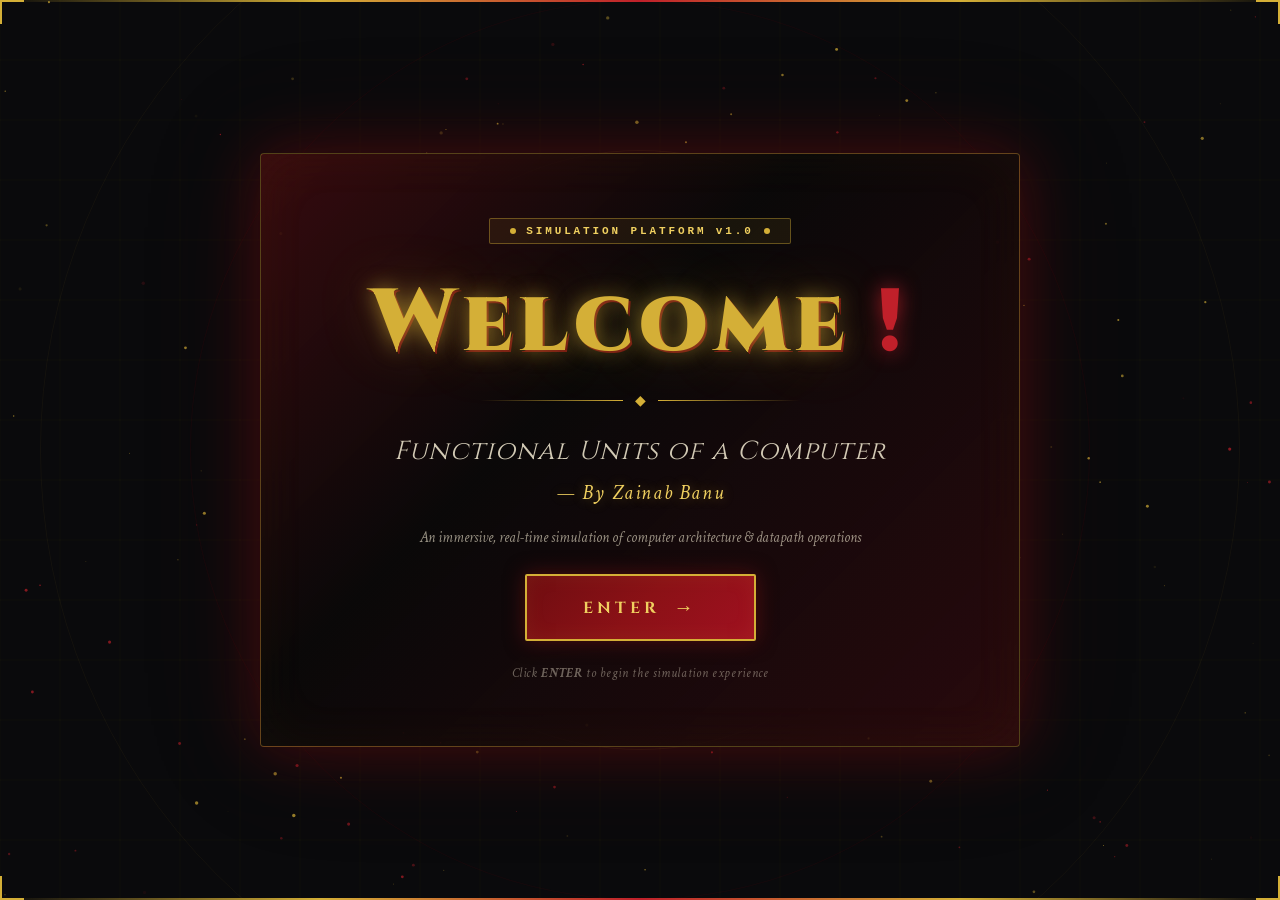
<file: index.html>
<!DOCTYPE html>
<html lang="en">
<head>
  <meta charset="UTF-8" />
  <meta name="viewport" content="width=device-width, initial-scale=1.0" />
  <meta http-equiv="X-Content-Type-Options" content="nosniff" />
  <meta http-equiv="X-Frame-Options" content="SAMEORIGIN" />
  <meta name="description" content="Functional Units of a Computer – Interactive Simulation Platform" />
  <title>Functional Units of a Computer</title>
  <link rel="stylesheet" href="css/welcome.css" />
  <link rel="preconnect" href="https://fonts.googleapis.com" />
  <link href="https://fonts.googleapis.com/css2?family=Cinzel:wght@400;700;900&family=Crimson+Text:ital,wght@0,400;0,600;1,400;1,600&display=swap" rel="stylesheet" />
</head>
<body>

  <!-- Background Music (autoplay on page load, stops on ENTER) -->
  <audio id="bgMusic" loop preload="auto">
    <source src="assets/bgmusic.mp3" type="audio/mpeg" />
  </audio>

  <!-- Particle canvas background -->
  <canvas id="particleCanvas"></canvas>

  <!-- Animated background rings -->
  <div class="bg-rings">
    <div class="ring ring-1"></div>
    <div class="ring ring-2"></div>
    <div class="ring ring-3"></div>
  </div>

  <!-- Welcome container -->
  <div class="welcome-container" id="welcomeContainer">
    <span class="corner corner-tl"></span>
    <span class="corner corner-tr"></span>
    <span class="corner corner-bl"></span>
    <span class="corner corner-br"></span>
    <div class="gold-line-top"></div>

    <div class="welcome-inner">
      <!-- Badge -->
      <div class="badge">
        <span class="badge-dot"></span>
        <span class="badge-text">SIMULATION PLATFORM v1.0</span>
        <span class="badge-dot"></span>
      </div>

      <!-- Main welcome text -->
      <h1 class="welcome-heading">
        <span class="welcome-word">Welcome</span>
        <span class="welcome-exclaim">!</span>
      </h1>

      <!-- Decorative divider -->
      <div class="divider">
        <span class="divider-line"></span>
        <span class="divider-diamond">◆</span>
        <span class="divider-line"></span>
      </div>

      <!-- Topic name -->
      <h2 class="topic-name">
        <em>Functional Units of a Computer</em>
      </h2>

      <!-- Author credit -->
      <p class="author-credit">— By Zainab Banu</p>

      <p class="subtitle">
        <em>An immersive, real-time simulation of computer architecture &amp; datapath operations</em>
      </p>

      <!-- Enter button -->
      <button class="enter-btn" id="enterBtn" onclick="enterSite()" aria-label="Enter the simulation">
        <span class="btn-inner">
          <span class="btn-text">ENTER</span>
          <span class="btn-arrow">→</span>
        </span>
        <span class="btn-glow"></span>
      </button>

      <p class="hint-text">Click <strong>ENTER</strong> to begin the simulation experience</p>
    </div>

    <div class="gold-line-bottom"></div>
  </div>

  <!-- Loading overlay -->
  <div class="loading-overlay" id="loadingOverlay">
    <div class="loader-content">
      <div class="loader-ring"></div>
      <div class="loader-ring loader-ring-2"></div>
      <div class="loader-ring loader-ring-3"></div>
      <p class="loader-text">Initializing Simulation Engine…</p>
      <div class="loader-bar-wrap">
        <div class="loader-bar" id="loaderBar"></div>
      </div>
    </div>
  </div>

  <script src="js/particles.js"></script>
  <script>
    const bgMusic = document.getElementById('bgMusic');

    // Autoplay music — browsers require a user interaction first.
    // We attempt autoplay; if blocked, start on first click anywhere.
    function tryPlay() {
      bgMusic.volume = 0.45;
      bgMusic.play().catch(() => {
        document.addEventListener('click', () => { bgMusic.play(); }, { once: true });
      });
    }
    tryPlay();

    function enterSite() {
      // Stop music when entering main page
      bgMusic.pause();
      bgMusic.currentTime = 0;

      const overlay = document.getElementById('loadingOverlay');
      const bar = document.getElementById('loaderBar');
      overlay.classList.add('active');
      let w = 0;
      const iv = setInterval(() => {
        w += Math.random() * 18 + 4;
        if (w >= 100) {
          w = 100;
          clearInterval(iv);
          setTimeout(() => { window.location.href = 'pages/main.html'; }, 400);
        }
        bar.style.width = w + '%';
      }, 90);
    }

    document.addEventListener('keydown', e => { if (e.key === 'Enter') enterSite(); });
  </script>
</body>
</html>
</file>
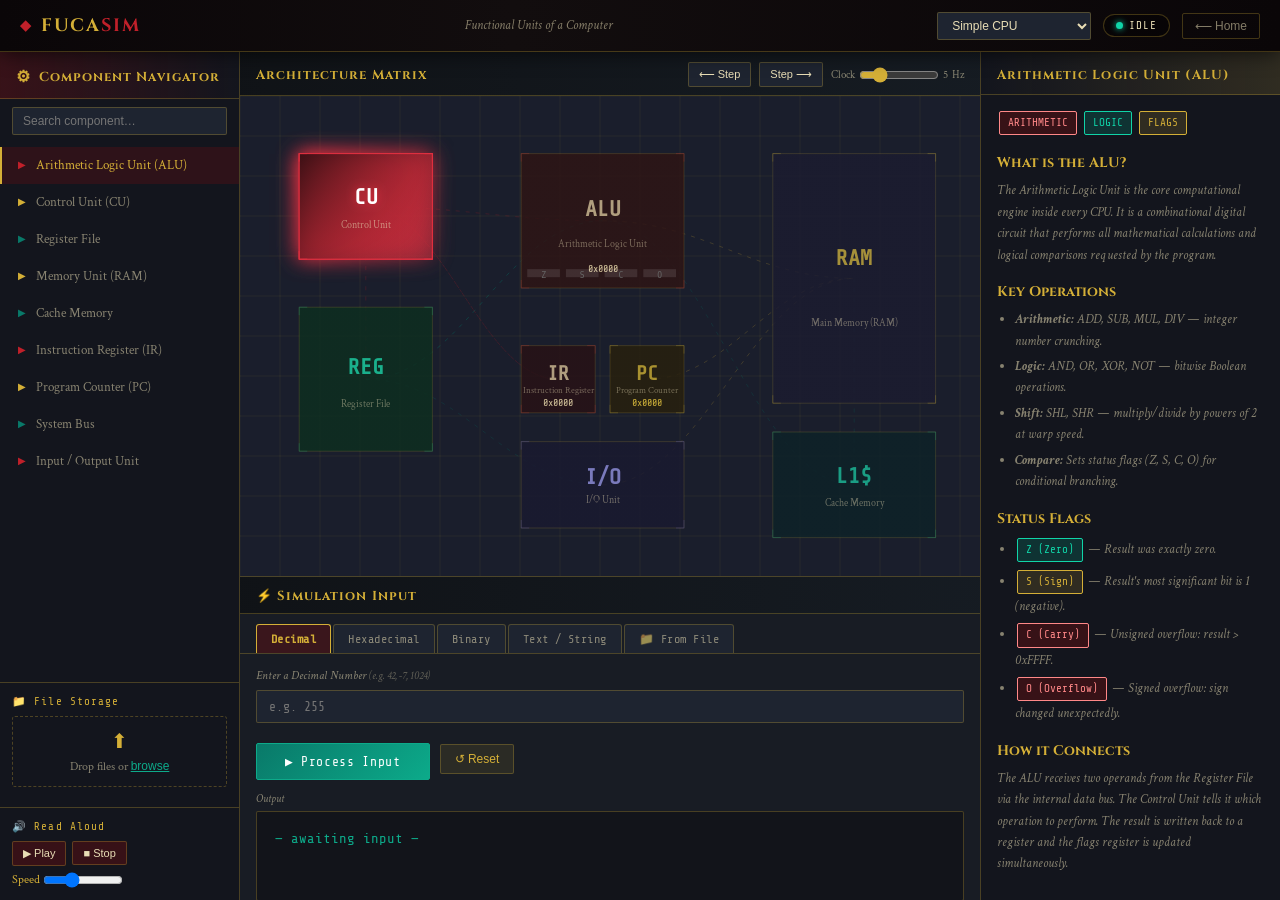
<file: pages/main.html>
<!DOCTYPE html>
<html lang="en">
<head>
  <meta charset="UTF-8" />
  <meta name="viewport" content="width=device-width, initial-scale=1.0" />
  <meta http-equiv="X-Content-Type-Options" content="nosniff" />
  <meta http-equiv="X-Frame-Options" content="SAMEORIGIN" />
  <title>Functional Units of a Computer – Simulator</title>
  <link rel="preconnect" href="https://fonts.googleapis.com" />
  <link href="https://fonts.googleapis.com/css2?family=Cinzel:wght@400;700&family=Crimson+Text:ital,wght@0,400;0,600;1,400&family=Share+Tech+Mono&display=swap" rel="stylesheet" />
  <link rel="stylesheet" href="../css/main.css" />
</head>
<body>

<!-- ══════════════ TOP NAV BAR ══════════════ -->
<nav class="topnav" id="topNav">
  <div class="nav-logo">
    <span class="logo-diamond">◆</span>
    <span class="logo-text">FUCA<span class="logo-accent">SIM</span></span>
  </div>
  <div class="nav-center">
    <span class="nav-title">Functional Units of a Computer</span>
  </div>
  <div class="nav-right">
    <select class="arch-select" id="archSelect" title="Architecture">
      <option value="simple">Simple CPU</option>
      <option value="pipeline">Pipelined CPU</option>
      <option value="cache">Cache-Enabled CPU</option>
    </select>
    <div class="status-pill" id="statusPill">
      <span class="status-dot" id="statusDot"></span>
      <span id="statusText">IDLE</span>
    </div>
    <button class="nav-btn" onclick="window.location.href='../index.html'" title="Back to Welcome">⟵ Home</button>
  </div>
</nav>

<!-- ══════════════ MAIN LAYOUT ══════════════ -->
<div class="main-layout">

  <!-- LEFT SIDEBAR: Component Navigator -->
  <aside class="sidebar" id="sidebar">
    <div class="sidebar-header">
      <span class="sidebar-icon">⚙</span>
      <span>Component Navigator</span>
    </div>
    <div class="sidebar-search">
      <input type="text" placeholder="Search component…" id="compSearch" oninput="filterComponents(this.value)" />
    </div>
    <ul class="comp-list" id="compList">
      <li class="comp-item active" data-comp="alu" onclick="showComponent('alu')">
        <span class="comp-icon" style="color:#C0202A">▶</span>
        <span>Arithmetic Logic Unit (ALU)</span>
      </li>
      <li class="comp-item" data-comp="cu" onclick="showComponent('cu')">
        <span class="comp-icon" style="color:#D4AF37">▶</span>
        <span>Control Unit (CU)</span>
      </li>
      <li class="comp-item" data-comp="registers" onclick="showComponent('registers')">
        <span class="comp-icon" style="color:#097969">▶</span>
        <span>Register File</span>
      </li>
      <li class="comp-item" data-comp="memory" onclick="showComponent('memory')">
        <span class="comp-icon" style="color:#D4AF37">▶</span>
        <span>Memory Unit (RAM)</span>
      </li>
      <li class="comp-item" data-comp="cache" onclick="showComponent('cache')">
        <span class="comp-icon" style="color:#097969">▶</span>
        <span>Cache Memory</span>
      </li>
      <li class="comp-item" data-comp="ir" onclick="showComponent('ir')">
        <span class="comp-icon" style="color:#C0202A">▶</span>
        <span>Instruction Register (IR)</span>
      </li>
      <li class="comp-item" data-comp="pc" onclick="showComponent('pc')">
        <span class="comp-icon" style="color:#D4AF37">▶</span>
        <span>Program Counter (PC)</span>
      </li>
      <li class="comp-item" data-comp="bus" onclick="showComponent('bus')">
        <span class="comp-icon" style="color:#097969">▶</span>
        <span>System Bus</span>
      </li>
      <li class="comp-item" data-comp="io" onclick="showComponent('io')">
        <span class="comp-icon" style="color:#C0202A">▶</span>
        <span>Input / Output Unit</span>
      </li>
    </ul>

    <!-- File Upload -->
    <div class="sidebar-section">
      <div class="section-label">📁 File Storage</div>
      <div class="upload-zone" id="uploadZone" ondragover="handleDragOver(event)" ondrop="handleDrop(event)">
        <input type="file" id="fileInput" multiple style="display:none" onchange="handleFiles(this.files)" />
        <span class="upload-icon">⬆</span>
        <span>Drop files or <button onclick="document.getElementById('fileInput').click()">browse</button></span>
      </div>
      <ul class="file-list" id="fileList"></ul>
    </div>

    <!-- Read Aloud Controls -->
    <div class="sidebar-section">
      <div class="section-label">🔊 Read Aloud</div>
      <div class="tts-controls">
        <button class="tts-btn" id="ttsPlayBtn" onclick="toggleReadAloud()">▶ Play</button>
        <button class="tts-btn" onclick="stopReadAloud()">■ Stop</button>
        <label style="font-size:12px;color:var(--gold)">Speed
          <input type="range" min="0.5" max="2" step="0.1" value="1" id="ttsRate" style="width:80px;vertical-align:middle" />
        </label>
      </div>
    </div>
  </aside>

  <!-- CENTER PANEL -->
  <main class="center-panel">

    <!-- Architecture Canvas Viewport -->
    <section class="canvas-section" id="canvasSection">
      <div class="section-header">
        <h2>Architecture Matrix</h2>
        <div class="canvas-controls">
          <button class="ctrl-btn" id="stepBackBtn" onclick="stepBack()" title="Step backward">⟵ Step</button>
          <button class="ctrl-btn" id="stepFwdBtn" onclick="stepForward()" title="Step forward">Step ⟶</button>
          <label class="speed-label">Clock
            <input type="range" min="1" max="20" value="5" id="clockSlider" oninput="setClockSpeed(this.value)" title="Simulation speed" />
            <span id="clockDisplay">5</span>Hz
          </label>
        </div>
      </div>
      <canvas id="simCanvas" width="900" height="480"></canvas>
      <!-- μ-Op log kept in DOM (hidden) for internal simulator logging only -->
      <div style="display:none" id="microopLog">
        <div class="log-body" id="logBody"></div>
      </div>
    </section>

    <!-- ══ ENHANCED INPUT PANEL ══ -->
    <section class="input-section">
      <div class="section-header"><h2>⚡ Simulation Input</h2></div>

      <!-- Input type tabs -->
      <div class="input-tabs">
        <button class="tab-btn active" onclick="switchTab('decimal', this)">Decimal</button>
        <button class="tab-btn" onclick="switchTab('hex', this)">Hexadecimal</button>
        <button class="tab-btn" onclick="switchTab('binary', this)">Binary</button>
        <button class="tab-btn" onclick="switchTab('text', this)">Text / String</button>
        <button class="tab-btn" onclick="switchTab('file', this)">📁 From File</button>
      </div>

      <!-- Decimal -->
      <div class="tab-panel active" id="tab-decimal">
        <div class="input-row">
          <div class="input-block">
            <label>Enter a Decimal Number <em>(e.g. 42, -7, 1024)</em></label>
            <input type="number" id="inp-decimal" placeholder="e.g. 255" class="sim-input" />
          </div>
        </div>
      </div>

      <!-- Hex -->
      <div class="tab-panel" id="tab-hex">
        <div class="input-row">
          <div class="input-block">
            <label>Enter a Hexadecimal Value <em>(e.g. 0xFF, 1A3C, DEAD)</em></label>
            <input type="text" id="inp-hex" placeholder="e.g. 0xFF or FF" class="sim-input" />
          </div>
        </div>
      </div>

      <!-- Binary -->
      <div class="tab-panel" id="tab-binary">
        <div class="input-row">
          <div class="input-block">
            <label>Enter a Binary Number <em>(e.g. 1010, 11001100)</em></label>
            <input type="text" id="inp-binary" placeholder="e.g. 10110101" class="sim-input" pattern="[01]+" />
          </div>
        </div>
      </div>

      <!-- Text -->
      <div class="tab-panel" id="tab-text">
        <div class="input-row">
          <div class="input-block">
            <label>Enter Text or a String <em>(converted to ASCII bytes)</em></label>
            <input type="text" id="inp-text" placeholder="e.g. Hello World" class="sim-input" />
          </div>
        </div>
      </div>

      <!-- File picker -->
      <div class="tab-panel" id="tab-file">
        <div class="input-row">
          <div class="input-block">
            <label>Select a File from Your Device <em>(any file type — stored in simulated memory)</em></label>
            <div class="file-pick-zone">
              <input type="file" id="inp-file" style="display:none" onchange="handleInputFile(this.files[0])" />
              <button class="file-pick-btn" onclick="document.getElementById('inp-file').click()">
                📂 Browse Files…
              </button>
              <span class="file-pick-info" id="filePickInfo">No file selected</span>
            </div>
            <!-- Stored files quick-search -->
            <div class="stored-search-wrap">
              <label style="margin-top:10px;display:block">Or search from already-uploaded files:</label>
              <input type="text" id="storedFileSearch" placeholder="Type filename to search…" class="sim-input" oninput="searchStoredFiles(this.value)" />
              <ul class="stored-results" id="storedResults"></ul>
            </div>
          </div>
        </div>
      </div>

      <!-- Process button + output — shared across all tabs -->
      <div class="input-process-row">
        <button class="run-btn big-run" onclick="processInput()">▶ Process Input</button>
        <button class="reset-btn" onclick="resetSim()">↺ Reset</button>
      </div>

      <!-- Output area -->
      <div class="output-wrap">
        <div class="output-label">Output</div>
        <div class="output-display" id="outputDisplay">— awaiting input —</div>
        <div class="output-conversions" id="outputConversions"></div>
        <!-- Rich media preview area -->
        <div class="media-preview" id="mediaPreview"></div>
      </div>
    </section>

  </main>

  <!-- RIGHT PANEL: Detail Info -->
  <aside class="detail-panel" id="detailPanel">
    <div class="detail-header" id="detailTitle">Select a Component</div>
    <div class="detail-body" id="detailBody">
      <p class="detail-hint"><em>Click any component in the sidebar or on the canvas to view its detailed explanation here.</em></p>
    </div>
  </aside>

</div>

<!-- Component Detail Modal -->
<div class="modal-overlay" id="compModal" onclick="closeCompModal()">
  <div class="modal-box large" onclick="event.stopPropagation()">
    <div class="modal-header" id="compModalTitle">Component Detail <button onclick="closeCompModal()" class="modal-close">✕</button></div>
    <div class="modal-body" id="compModalBody"></div>
  </div>
</div>

<script src="../js/storage.js"></script>
<script src="../js/simulator.js"></script>
<script src="../js/canvas-renderer.js"></script>
<script src="../js/component-data.js"></script>
<script src="../js/main.js"></script>
</body>
</html>
</file>
<file: css/welcome.css>
/* ============================================================
   WELCOME PAGE – Deep Red & Gold Glassmorphic Theme
   ============================================================ */

*, *::before, *::after { box-sizing: border-box; margin: 0; padding: 0; }

:root {
  --gold:       #D4AF37;
  --gold-light: #F0D060;
  --gold-dark:  #A07820;
  --red:        #6F0D11;
  --red-mid:    #8B1116;
  --red-bright: #C0202A;
  --charcoal:   #0A0A0C;
  --charcoal2:  #120D0E;
  --text-light: #F5ECD4;
}

html, body {
  height: 100%;
  overflow: hidden;
  font-family: 'Crimson Text', 'Times New Roman', serif;
  background: var(--charcoal);
  color: var(--text-light);
}

/* ---- Particle Canvas ---- */
#particleCanvas {
  position: fixed;
  inset: 0;
  z-index: 0;
  pointer-events: none;
}

/* ---- Background Rings ---- */
.bg-rings { position: fixed; inset: 0; z-index: 1; pointer-events: none; display: flex; align-items: center; justify-content: center; }
.ring {
  position: absolute;
  border-radius: 50%;
  border: 1px solid;
  animation: ringPulse 6s ease-in-out infinite;
}
.ring-1 { width: 600px; height: 600px; border-color: rgba(212,175,55,0.08); animation-delay: 0s; }
.ring-2 { width: 900px; height: 900px; border-color: rgba(111,13,17,0.12); animation-delay: 2s; }
.ring-3 { width: 1200px; height: 1200px; border-color: rgba(212,175,55,0.05); animation-delay: 4s; }
@keyframes ringPulse { 0%,100%{transform:scale(1);opacity:1} 50%{transform:scale(1.04);opacity:0.5} }

/* ---- Welcome Container ---- */
.welcome-container {
  position: relative;
  z-index: 10;
  min-height: 100vh;
  display: flex;
  flex-direction: column;
  align-items: center;
  justify-content: center;
  padding: 40px 20px;
}

/* Glass card */
.welcome-inner {
  background: linear-gradient(135deg,
    rgba(111,13,17,0.45) 0%,
    rgba(10,8,8,0.80) 40%,
    rgba(80,10,14,0.45) 100%);
  backdrop-filter: blur(24px) saturate(1.4);
  -webkit-backdrop-filter: blur(24px) saturate(1.4);
  border: 1px solid rgba(212,175,55,0.35);
  border-radius: 4px;
  padding: 64px 80px;
  max-width: 760px;
  width: 100%;
  text-align: center;
  box-shadow:
    0 0 60px rgba(111,13,17,0.5),
    0 0 120px rgba(111,13,17,0.2),
    inset 0 0 60px rgba(212,175,55,0.04);
  animation: cardFadeIn 1.2s ease forwards;
}
@keyframes cardFadeIn { from{opacity:0;transform:translateY(30px)} to{opacity:1;transform:translateY(0)} }

/* Corner ornaments */
.corner {
  position: absolute;
  width: 24px; height: 24px;
  border-color: var(--gold);
  border-style: solid;
}
.corner-tl { top: 0; left: 0; border-width: 2px 0 0 2px; }
.corner-tr { top: 0; right: 0; border-width: 2px 2px 0 0; }
.corner-bl { bottom: 0; left: 0; border-width: 0 0 2px 2px; }
.corner-br { bottom: 0; right: 0; border-width: 0 2px 2px 0; }

/* Gold accent lines */
.gold-line-top, .gold-line-bottom {
  position: absolute;
  left: 0; right: 0;
  height: 2px;
  background: linear-gradient(90deg, transparent, var(--gold), var(--red-bright), var(--gold), transparent);
  animation: lineSweep 3s ease-in-out infinite;
}
.gold-line-top { top: 0; }
.gold-line-bottom { bottom: 0; }
@keyframes lineSweep { 0%,100%{opacity:0.4} 50%{opacity:1} }

/* Badge */
.badge {
  display: inline-flex;
  align-items: center;
  gap: 10px;
  padding: 6px 20px;
  border: 1px solid rgba(212,175,55,0.4);
  border-radius: 2px;
  margin-bottom: 36px;
  background: rgba(212,175,55,0.08);
  letter-spacing: 0.18em;
}
.badge-text { font-size: 11px; color: var(--gold-light); font-family: 'Courier New', monospace; font-weight: 600; }
.badge-dot { width: 6px; height: 6px; background: var(--gold); border-radius: 50%; animation: dotBlink 1.5s ease infinite; }
@keyframes dotBlink { 0%,100%{opacity:1} 50%{opacity:0.2} }

/* Welcome heading */
.welcome-heading {
  font-family: 'Cinzel', 'Times New Roman', serif;
  font-size: clamp(52px, 8vw, 88px);
  font-weight: 900;
  line-height: 1.0;
  letter-spacing: 0.06em;
  color: var(--gold);
  text-shadow:
    0 0 20px rgba(212,175,55,0.6),
    0 0 60px rgba(212,175,55,0.3),
    2px 2px 0 var(--red);
  animation: textGlow 3s ease-in-out infinite;
}
.welcome-exclaim {
  color: var(--red-bright);
  text-shadow: 0 0 20px rgba(192,32,42,0.8);
}
@keyframes textGlow {
  0%,100%{ text-shadow: 0 0 20px rgba(212,175,55,0.6), 0 0 60px rgba(212,175,55,0.3), 2px 2px 0 var(--red); }
  50%{ text-shadow: 0 0 40px rgba(212,175,55,0.9), 0 0 100px rgba(212,175,55,0.5), 2px 2px 0 var(--red); }
}

/* Divider */
.divider {
  display: flex; align-items: center; gap: 12px;
  margin: 24px auto;
  width: 320px;
}
.divider-line { flex: 1; height: 1px; background: linear-gradient(90deg, transparent, var(--gold)); }
.divider-line:last-child { background: linear-gradient(90deg, var(--gold), transparent); }
.divider-diamond { color: var(--gold); font-size: 14px; }

/* Topic name */
.topic-name {
  font-family: 'Cinzel', 'Times New Roman', serif;
  font-size: clamp(18px, 3vw, 26px);
  font-weight: 400;
  color: var(--text-light);
  letter-spacing: 0.04em;
  margin-bottom: 10px;
  line-height: 1.4;
}
.topic-name em {
  font-style: italic;
  color: rgba(245,236,212,0.85);
}

/* Author credit */
.author-credit {
  font-family: 'Crimson Text', 'Times New Roman', serif;
  font-size: 20px;
  font-style: italic;
  color: var(--gold-light);
  letter-spacing: 0.08em;
  margin-bottom: 20px;
  text-shadow: 0 0 12px rgba(212,175,55,0.4);
  animation: textGlow 3s ease-in-out infinite;
}

/* Subtitle */
.subtitle {
  font-size: 15px;
  color: rgba(245,236,212,0.6);
  line-height: 1.6;
  margin-bottom: 24px;
  font-style: italic;
}

/* Music toggle */
.music-toggle {
  display: inline-flex;
  align-items: center;
  gap: 6px;
  padding: 6px 16px;
  background: rgba(212,175,55,0.08);
  border: 1px solid rgba(212,175,55,0.3);
  border-radius: 20px;
  color: rgba(245,236,212,0.6);
  font-size: 12px;
  cursor: pointer;
  margin-bottom: 20px;
  transition: all 0.2s;
  letter-spacing: 0.05em;
}
.music-toggle:hover { background: rgba(212,175,55,0.15); color: var(--gold-light); border-color: var(--gold); }

/* Enter button */
.enter-btn {
  position: relative;
  display: inline-flex;
  align-items: center;
  justify-content: center;
  padding: 0;
  border: none;
  background: none;
  cursor: pointer;
  outline: none;
  margin-bottom: 24px;
}
.btn-inner {
  display: inline-flex;
  align-items: center;
  gap: 14px;
  padding: 18px 56px;
  background: linear-gradient(135deg, var(--red) 0%, var(--red-mid) 50%, #A01020 100%);
  border: 2px solid var(--gold);
  border-radius: 2px;
  color: var(--gold-light);
  font-family: 'Cinzel', serif;
  font-size: 16px;
  font-weight: 700;
  letter-spacing: 0.25em;
  transition: all 0.3s ease;
  position: relative;
  z-index: 1;
  box-shadow: 0 0 20px rgba(111,13,17,0.6), inset 0 0 20px rgba(212,175,55,0.08);
}
.btn-arrow { font-size: 20px; transition: transform 0.3s ease; }
.btn-glow {
  position: absolute; inset: -2px; border-radius: 2px;
  background: radial-gradient(ellipse, rgba(212,175,55,0.3), transparent 70%);
  opacity: 0; transition: opacity 0.3s ease;
}
.enter-btn:hover .btn-inner {
  background: linear-gradient(135deg, var(--red-mid) 0%, var(--red-bright) 50%, var(--red-mid) 100%);
  box-shadow: 0 0 40px rgba(192,32,42,0.6), 0 0 80px rgba(212,175,55,0.2), inset 0 0 30px rgba(212,175,55,0.1);
  color: #fff; transform: scale(1.03);
}
.enter-btn:hover .btn-arrow { transform: translateX(6px); }
.enter-btn:hover .btn-glow { opacity: 1; }
.enter-btn:active .btn-inner { transform: scale(0.98); }

/* Hint */
.hint-text { font-size: 13px; color: rgba(245,236,212,0.4); font-style: italic; letter-spacing: 0.05em; }

/* ---- Loading Overlay ---- */
.loading-overlay {
  position: fixed; inset: 0; background: var(--charcoal); z-index: 1000;
  display: flex; align-items: center; justify-content: center;
  opacity: 0; pointer-events: none; transition: opacity 0.4s ease;
}
.loading-overlay.active { opacity: 1; pointer-events: all; }
.loader-content { text-align: center; position: relative; }
.loader-ring {
  width: 80px; height: 80px; border: 2px solid transparent;
  border-top-color: var(--gold); border-radius: 50%;
  margin: 0 auto 20px; animation: spin 1s linear infinite;
}
.loader-ring-2 {
  position: absolute; top: -10px; left: 50%; transform: translateX(-50%);
  width: 100px; height: 100px; border-top-color: var(--red-bright);
  animation-duration: 1.5s; animation-direction: reverse;
}
.loader-ring-3 {
  position: absolute; top: -20px; left: 50%; transform: translateX(-50%);
  width: 120px; height: 120px; border-top-color: rgba(212,175,55,0.3);
  animation-duration: 2s;
}
@keyframes spin { to{transform:rotate(360deg)} }
.loader-text {
  font-family: 'Courier New', monospace; font-size: 14px; color: var(--gold);
  letter-spacing: 0.1em; margin-top: 24px; margin-bottom: 20px;
  animation: textFade 1s ease infinite;
}
@keyframes textFade { 0%,100%{opacity:1} 50%{opacity:0.4} }
.loader-bar-wrap {
  width: 280px; height: 2px; background: rgba(255,255,255,0.1);
  border-radius: 1px; margin: 0 auto; overflow: hidden;
}
.loader-bar {
  height: 100%; width: 0%;
  background: linear-gradient(90deg, var(--red-bright), var(--gold));
  transition: width 0.09s ease; box-shadow: 0 0 8px var(--gold);
}

/* Responsive */
@media (max-width: 600px) {
  .welcome-inner { padding: 40px 24px; }
  .divider { width: 220px; }
}
</file>
<file: css/main.css>
/* ============================================================
   MAIN SIMULATOR PAGE – Obsidian/Gold/Red/Emerald Theme
   ============================================================ */
*, *::before, *::after { box-sizing: border-box; margin: 0; padding: 0; }

:root {
  --gold:       #D4AF37;
  --gold-dim:   rgba(212,175,55,0.15);
  --gold-glow:  rgba(212,175,55,0.5);
  --red:        #6F0D11;
  --red-mid:    #8B1116;
  --red-bright: #C0202A;
  --red-dim:    rgba(111,13,17,0.4);
  --green:      #097969;
  --green-mid:  #0DAA8A;
  --green-bright:#10D4A8;
  --green-dim:  rgba(9,121,105,0.3);
  --charcoal:   #12141A;
  --charcoal2:  #181C24;
  --charcoal3:  #1E2430;
  --panel:      rgba(20,22,30,0.95);
  --border:     rgba(212,175,55,0.28);
  --text:       #E8DDB5;
  --text-dim:   rgba(232,221,181,0.55);
  --mono:       'Share Tech Mono', 'Courier New', monospace;
  --serif:      'Cinzel', 'Times New Roman', serif;
  --serifI:     'Crimson Text', 'Times New Roman', serif;
}

html, body {
  height: 100%;
  overflow: hidden;
  background: var(--charcoal);
  color: var(--text);
  font-family: var(--serifI);
  font-size: 14px;
}

/* ══════ TOP NAV ══════ */
.topnav {
  height: 52px;
  display: flex;
  align-items: center;
  padding: 0 20px;
  background: linear-gradient(90deg, #0A0608 0%, #120D0E 40%, #0A0608 100%);
  border-bottom: 1px solid var(--border);
  gap: 16px;
  position: relative;
  z-index: 100;
  box-shadow: 0 2px 20px rgba(0,0,0,0.6);
}
.nav-logo {
  display: flex; align-items: center; gap: 8px;
  font-family: var(--serif); font-size: 18px; font-weight: 700;
  color: var(--gold); letter-spacing: 0.1em; flex-shrink: 0;
}
.logo-diamond { color: var(--red-bright); font-size: 14px; }
.logo-accent { color: var(--red-bright); }
.nav-center { flex: 1; text-align: center; font-family: var(--serifI); font-style: italic; font-size: 13px; color: var(--text-dim); }
.nav-right { display: flex; align-items: center; gap: 12px; flex-shrink: 0; }
.arch-select {
  background: var(--charcoal3);
  border: 1px solid var(--border);
  color: var(--text);
  padding: 5px 10px;
  border-radius: 2px;
  font-size: 12px;
  cursor: pointer;
  outline: none;
}
.status-pill {
  display: flex; align-items: center; gap: 6px;
  padding: 4px 12px;
  border: 1px solid var(--border);
  border-radius: 20px;
  font-size: 11px;
  font-family: var(--mono);
  letter-spacing: 0.08em;
  background: rgba(0,0,0,0.3);
}
.status-dot {
  width: 7px; height: 7px; border-radius: 50%;
  background: var(--green-bright);
  box-shadow: 0 0 6px var(--green-bright);
  animation: dotPulse 2s ease infinite;
}
@keyframes dotPulse { 0%,100%{opacity:1} 50%{opacity:0.3} }
.nav-btn {
  background: none; border: 1px solid var(--border); color: var(--text-dim);
  padding: 5px 12px; border-radius: 2px; cursor: pointer; font-size: 12px;
  transition: all 0.2s;
}
.nav-btn:hover { border-color: var(--gold); color: var(--gold); }

/* ══════ MAIN LAYOUT ══════ */
.main-layout {
  display: grid;
  grid-template-columns: 240px 1fr 300px;
  height: calc(100vh - 52px);
  overflow: hidden;
}

/* ══════ SIDEBAR ══════ */
.sidebar {
  background: var(--panel);
  border-right: 1px solid var(--border);
  display: flex;
  flex-direction: column;
  overflow-y: auto;
  scrollbar-width: thin;
  scrollbar-color: var(--border) transparent;
}
.sidebar-header {
  display: flex; align-items: center; gap: 8px;
  padding: 14px 16px 10px;
  font-family: var(--serif); font-size: 13px; font-weight: 700;
  color: var(--gold); letter-spacing: 0.08em;
  border-bottom: 1px solid var(--border);
  background: linear-gradient(90deg, var(--red-dim), transparent);
}
.sidebar-icon { font-size: 16px; }
.sidebar-search { padding: 8px 12px; }
.sidebar-search input {
  width: 100%;
  background: var(--charcoal3);
  border: 1px solid var(--border);
  color: var(--text);
  padding: 6px 10px;
  border-radius: 2px;
  font-size: 12px;
  outline: none;
}
.sidebar-search input:focus { border-color: var(--gold); }

.comp-list { list-style: none; padding: 4px 0; flex: 1; }
.comp-item {
  display: flex; align-items: center; gap: 10px;
  padding: 10px 16px;
  cursor: pointer;
  font-size: 13px;
  border-left: 2px solid transparent;
  transition: all 0.2s ease;
  color: var(--text-dim);
}
.comp-item:hover { background: rgba(212,175,55,0.07); color: var(--text); border-left-color: var(--gold); }
.comp-item.active { background: rgba(111,13,17,0.3); color: var(--gold); border-left-color: var(--gold); }
.comp-icon { font-size: 10px; flex-shrink: 0; }

.sidebar-section { padding: 12px; border-top: 1px solid var(--border); }
.section-label { font-size: 11px; color: var(--gold); letter-spacing: 0.1em; margin-bottom: 8px; font-family: var(--mono); }

/* Upload Zone */
.upload-zone {
  border: 1px dashed rgba(212,175,55,0.3);
  border-radius: 3px; padding: 12px;
  text-align: center; font-size: 12px; color: var(--text-dim);
  cursor: pointer; transition: all 0.2s;
}
.upload-zone:hover { border-color: var(--gold); background: var(--gold-dim); }
.upload-zone button { background: none; border: none; color: var(--green-mid); cursor: pointer; text-decoration: underline; font-size: 12px; }
.upload-icon { display: block; font-size: 20px; margin-bottom: 4px; color: var(--gold); }
.file-list { list-style: none; margin-top: 8px; }
.file-list li {
  padding: 4px 8px; font-size: 11px; color: var(--green-mid);
  font-family: var(--mono); border-bottom: 1px solid rgba(255,255,255,0.03);
  display: flex; justify-content: space-between; align-items: center;
}
.file-remove { cursor: pointer; color: var(--red-bright); font-size: 14px; }

/* TTS Controls */
.tts-controls { display: flex; flex-wrap: wrap; gap: 6px; align-items: center; }
.tts-btn {
  background: var(--red-dim); border: 1px solid var(--border);
  color: var(--text); padding: 5px 10px; border-radius: 2px;
  cursor: pointer; font-size: 11px; transition: all 0.2s;
}
.tts-btn:hover { background: var(--red-mid); border-color: var(--gold); }

/* ══════ CENTER PANEL ══════ */
.center-panel {
  overflow-y: auto;
  scrollbar-width: thin;
  scrollbar-color: var(--border) transparent;
  display: flex;
  flex-direction: column;
  gap: 0;
}

/* Section common */
section {
  border-bottom: 1px solid var(--border);
  background: var(--charcoal2);
}
.section-header {
  display: flex; align-items: center; justify-content: space-between;
  padding: 10px 16px 8px;
  background: linear-gradient(90deg, rgba(16,18,22,0.98), rgba(22,27,34,0.98));
  border-bottom: 1px solid var(--border);
}
.section-header h2 {
  font-family: var(--serif); font-size: 13px; font-weight: 700;
  color: var(--gold); letter-spacing: 0.08em;
}

/* Canvas Section */
.canvas-section { position: relative; }
#simCanvas {
  display: block; width: 100%; max-height: 480px;
  background: #1A1E2C;
  cursor: crosshair;
}
.canvas-controls {
  display: flex; align-items: center; gap: 8px; flex-wrap: wrap;
}
.ctrl-btn {
  background: var(--charcoal3); border: 1px solid var(--border);
  color: var(--text); padding: 5px 10px; border-radius: 2px;
  cursor: pointer; font-size: 11px; transition: all 0.2s; white-space: nowrap;
}
.ctrl-btn:hover { border-color: var(--gold); color: var(--gold); }
.speed-label {
  font-size: 11px; color: var(--text-dim); display: flex; align-items: center; gap: 4px;
}
.speed-label input[type=range] { accent-color: var(--gold); width: 80px; }

/* Microop Log */
.microop-log {
  position: absolute; bottom: 0; right: 0;
  width: 280px; max-height: 180px;
  background: rgba(6,7,8,0.95);
  border: 1px solid var(--border);
  border-bottom: none; border-right: none;
  font-family: var(--mono); font-size: 11px;
  backdrop-filter: blur(8px);
}
.log-header {
  padding: 5px 10px; color: var(--gold); font-size: 11px;
  border-bottom: 1px solid var(--border); letter-spacing: 0.08em;
}
.log-body {
  max-height: 140px; overflow-y: auto; padding: 4px 10px;
  scrollbar-width: thin; scrollbar-color: var(--border) transparent;
}
.log-entry { padding: 2px 0; color: var(--green-mid); border-bottom: 1px solid rgba(255,255,255,0.03); }
.log-entry.ctrl { color: var(--red-bright); }
.log-entry.addr { color: var(--gold); }

/* Input Section */
.input-section { padding: 0; }

/* Input Tabs */
.input-tabs {
  display: flex; gap: 2px; padding: 10px 16px 0;
  border-bottom: 1px solid var(--border);
  flex-wrap: wrap;
}
.tab-btn {
  background: var(--charcoal3); border: 1px solid var(--border);
  border-bottom: none; color: var(--text-dim);
  padding: 7px 14px; border-radius: 3px 3px 0 0;
  cursor: pointer; font-size: 12px; font-family: var(--mono);
  transition: all 0.2s; letter-spacing: 0.04em;
}
.tab-btn:hover { color: var(--gold); border-color: var(--gold); }
.tab-btn.active {
  background: var(--red-dim); border-color: var(--gold);
  color: var(--gold); font-weight: bold;
}

/* Tab Panels */
.tab-panel { display: none; padding: 14px 16px 4px; }
.tab-panel.active { display: block; }

.input-row { display: flex; gap: 12px; flex-wrap: wrap; }
.input-block { flex: 1; min-width: 200px; }
.input-block label {
  display: block; font-size: 12px; color: var(--text-dim);
  margin-bottom: 7px; font-style: italic;
}
.input-block label em { color: rgba(232,221,181,0.35); font-size: 11px; }

.sim-input {
  width: 100%; background: var(--charcoal3);
  border: 1px solid var(--border); color: var(--text);
  padding: 8px 12px; border-radius: 2px; font-size: 13px;
  font-family: var(--mono); outline: none; transition: border-color 0.2s;
}
.sim-input:focus { border-color: var(--green-mid); box-shadow: 0 0 8px var(--green-dim); }

/* File picker */
.file-pick-zone {
  display: flex; align-items: center; gap: 12px;
  margin-bottom: 10px;
}
.file-pick-btn {
  background: linear-gradient(135deg, var(--red-dim), rgba(111,13,17,0.6));
  border: 1px solid var(--border); color: var(--gold);
  padding: 9px 18px; border-radius: 2px; cursor: pointer;
  font-size: 13px; font-family: var(--mono); white-space: nowrap;
  transition: all 0.2s;
}
.file-pick-btn:hover { border-color: var(--gold); box-shadow: 0 0 10px var(--gold-glow); }
.file-pick-info {
  font-size: 12px; color: var(--green-mid); font-family: var(--mono);
  font-style: italic;
}

/* Stored file search */
.stored-search-wrap { margin-top: 6px; }
.stored-results {
  list-style: none; margin-top: 6px; max-height: 100px; overflow-y: auto;
}
.stored-results li {
  padding: 5px 10px; font-size: 12px; font-family: var(--mono);
  color: var(--gold); background: var(--charcoal3);
  border: 1px solid var(--border); border-top: none;
  cursor: pointer; transition: background 0.15s;
  display: flex; align-items: center; justify-content: space-between; gap: 8px;
}
.stored-results li:hover { background: var(--red-dim); color: #fff; }
.stored-results li:first-child { border-top: 1px solid var(--border); border-radius: 2px 2px 0 0; }
.file-del-btn {
  background: none; border: 1px solid var(--red-mid); color: var(--red-bright);
  border-radius: 2px; padding: 1px 7px; cursor: pointer; font-size: 11px;
  flex-shrink: 0; transition: all 0.2s;
}
.file-del-btn:hover { background: var(--red-mid); color: #fff; }

/* Process row */
.input-process-row {
  display: flex; align-items: center; gap: 10px;
  padding: 10px 16px 6px;
}
.big-run { padding: 10px 28px !important; font-size: 13px !important; }

/* Output */
.output-wrap { padding: 6px 16px 14px; }
.output-label { font-size: 11px; color: var(--text-dim); margin-bottom: 5px; font-style: italic; }
.output-display {
  background: var(--charcoal);
  border: 1px solid var(--border);
  color: var(--green-mid);
  padding: 16px 18px;
  border-radius: 2px;
  font-family: var(--mono);
  font-size: 14px;
  min-height: 90px;
  max-height: 160px;
  overflow-y: auto;
  transition: all 0.3s;
  word-break: break-all;
  line-height: 1.6;
}
.output-display.flash { border-color: var(--green-bright); box-shadow: 0 0 12px var(--green-dim); }
.output-conversions {
  margin-top: 8px; display: flex; flex-wrap: wrap; gap: 8px;
}
.conv-pill {
  padding: 4px 12px; border-radius: 2px; font-family: var(--mono); font-size: 12px;
  border: 1px solid var(--border); background: var(--charcoal3);
}
.conv-pill.dec { color: var(--text); }
.conv-pill.hex { color: var(--gold); border-color: rgba(212,175,55,0.3); }
.conv-pill.bin { color: var(--green-mid); border-color: rgba(9,121,105,0.3); }
.conv-pill.asc { color: #aab; border-color: rgba(170,170,187,0.3); }

/* Rich Media Preview */
.media-preview {
  margin-top: 10px;
  border: 1px solid var(--border);
  border-radius: 3px;
  background: var(--charcoal);
  overflow: hidden;
  display: none; /* shown via JS */
}
.media-preview.visible { display: block; }
.media-preview audio,
.media-preview video {
  width: 100%;
  display: block;
  background: #000;
}
.media-preview img {
  max-width: 100%;
  max-height: 400px;
  display: block;
  margin: 0 auto;
  object-fit: contain;
}
.media-preview iframe {
  width: 100%;
  height: 500px;
  border: none;
  display: block;
}
.media-preview .text-preview {
  padding: 14px;
  font-family: var(--mono);
  font-size: 12px;
  color: var(--green-mid);
  white-space: pre-wrap;
  max-height: 300px;
  overflow-y: auto;
}
.media-header {
  display: flex;
  align-items: center;
  justify-content: space-between;
  padding: 8px 14px;
  background: linear-gradient(90deg, var(--red-dim), transparent);
  border-bottom: 1px solid var(--border);
  font-size: 12px;
  color: var(--gold);
  font-family: var(--mono);
}
.media-close {
  background: none; border: none; color: var(--text-dim);
  cursor: pointer; font-size: 16px; transition: color 0.2s;
}
.media-close:hover { color: var(--red-bright); }

/* Button styles */
.run-btn {
  background: linear-gradient(135deg, var(--green) 0%, #0CAA8A 100%);
  border: 1px solid var(--green-mid); color: #fff;
  padding: 7px 16px; border-radius: 2px; cursor: pointer;
  font-size: 12px; font-family: var(--mono); letter-spacing: 0.05em;
  transition: all 0.2s; margin-top: 6px;
}
.run-btn:hover { background: var(--green-mid); box-shadow: 0 0 12px var(--green-dim); }
.stop-btn {
  background: var(--red-dim); border: 1px solid var(--red-mid); color: var(--text);
  padding: 7px 14px; border-radius: 2px; cursor: pointer; font-size: 12px; transition: all 0.2s;
}
.stop-btn:hover { background: var(--red-mid); border-color: var(--red-bright); }
.reset-btn {
  background: rgba(212,175,55,0.1); border: 1px solid var(--border); color: var(--gold);
  padding: 7px 14px; border-radius: 2px; cursor: pointer; font-size: 12px; transition: all 0.2s;
}
.reset-btn:hover { background: var(--gold-dim); }

/* (Editor and Memory sections removed) */

/* ══════ DETAIL PANEL ══════ */
.detail-panel {
  background: var(--panel);
  border-left: 1px solid var(--border);
  display: flex; flex-direction: column;
  overflow-y: auto;
  scrollbar-width: thin; scrollbar-color: var(--border) transparent;
}
.detail-header {
  padding: 14px 16px 10px;
  font-family: var(--serif); font-size: 13px; font-weight: 700;
  color: var(--gold); letter-spacing: 0.08em;
  border-bottom: 1px solid var(--border);
  background: linear-gradient(90deg, transparent, var(--gold-dim));
}
.detail-body {
  padding: 14px 16px; flex: 1;
  font-family: var(--serifI); font-style: italic; font-size: 13px;
  line-height: 1.65; color: var(--text-dim);
}
.detail-hint { font-size: 12px; color: rgba(232,221,181,0.3); }
.detail-body h3 { font-family: var(--serif); font-style: normal; font-size: 14px; color: var(--gold); margin: 14px 0 6px; }
.detail-body p { margin-bottom: 10px; }
.detail-body ul { padding-left: 18px; margin-bottom: 10px; }
.detail-body li { margin-bottom: 4px; }
.detail-body .tag {
  display: inline-block; padding: 2px 8px; border-radius: 2px;
  font-size: 11px; font-style: normal; font-family: var(--mono);
  margin: 2px; border: 1px solid;
}
.tag-red { background: var(--red-dim); border-color: var(--red-mid); color: #f88; }
.tag-green { background: var(--green-dim); border-color: var(--green-mid); color: var(--green-bright); }
.tag-gold { background: var(--gold-dim); border-color: var(--gold); color: var(--gold); }

/* (Register display removed) */

/* ══════ MODALS ══════ */
.modal-overlay {
  position: fixed; inset: 0; z-index: 500;
  background: rgba(0,0,0,0.75); backdrop-filter: blur(4px);
  display: none; align-items: center; justify-content: center;
}
.modal-overlay.open { display: flex; }
.modal-box {
  background: var(--charcoal2);
  border: 1px solid var(--border);
  border-radius: 3px;
  max-width: 700px; width: 90%;
  max-height: 80vh; overflow-y: auto;
  box-shadow: 0 0 60px rgba(0,0,0,0.8), 0 0 30px rgba(212,175,55,0.1);
  animation: modalIn 0.3s ease;
}
.modal-box.large { max-width: 900px; }
@keyframes modalIn { from{opacity:0;transform:scale(0.9)} to{opacity:1;transform:scale(1)} }
.modal-header {
  display: flex; align-items: center; justify-content: space-between;
  padding: 14px 20px;
  font-family: var(--serif); font-size: 15px; color: var(--gold);
  border-bottom: 1px solid var(--border);
  background: linear-gradient(90deg, var(--red-dim), transparent);
}
.modal-close {
  background: none; border: none; color: var(--text-dim); cursor: pointer;
  font-size: 18px; transition: color 0.2s;
}
.modal-close:hover { color: var(--red-bright); }
.modal-body { padding: 20px; }

/* Pipeline grid */
.pipeline-grid { overflow-x: auto; }
.pipeline-table { border-collapse: collapse; font-family: var(--mono); font-size: 11px; width: 100%; }
.pipeline-table th { padding: 6px 10px; background: var(--red-dim); color: var(--gold); border: 1px solid var(--border); }
.pipeline-table td { padding: 5px 10px; border: 1px solid rgba(255,255,255,0.05); text-align: center; color: var(--text-dim); }
.pipeline-table td.if { background: rgba(9,121,105,0.25); color: var(--green-bright); }
.pipeline-table td.id { background: rgba(212,175,55,0.15); color: var(--gold); }
.pipeline-table td.ex { background: rgba(192,32,42,0.25); color: #f88; }
.pipeline-table td.mem { background: rgba(80,80,180,0.25); color: #aaf; }
.pipeline-table td.wb { background: rgba(180,120,0,0.25); color: #fd8; }
.pipeline-table td.stall { background: rgba(255,0,0,0.1); color: #f44; font-weight: bold; }

/* Scrollbar styling */
::-webkit-scrollbar { width: 5px; height: 5px; }
::-webkit-scrollbar-track { background: transparent; }
::-webkit-scrollbar-thumb { background: rgba(212,175,55,0.2); border-radius: 3px; }
::-webkit-scrollbar-thumb:hover { background: rgba(212,175,55,0.4); }

/* Responsive */
@media (max-width: 1100px) {
  .main-layout { grid-template-columns: 220px 1fr; }
  .detail-panel { display: none; }
}
@media (max-width: 700px) {
  .main-layout { grid-template-columns: 1fr; }
  .sidebar { display: none; }
}
</file>
